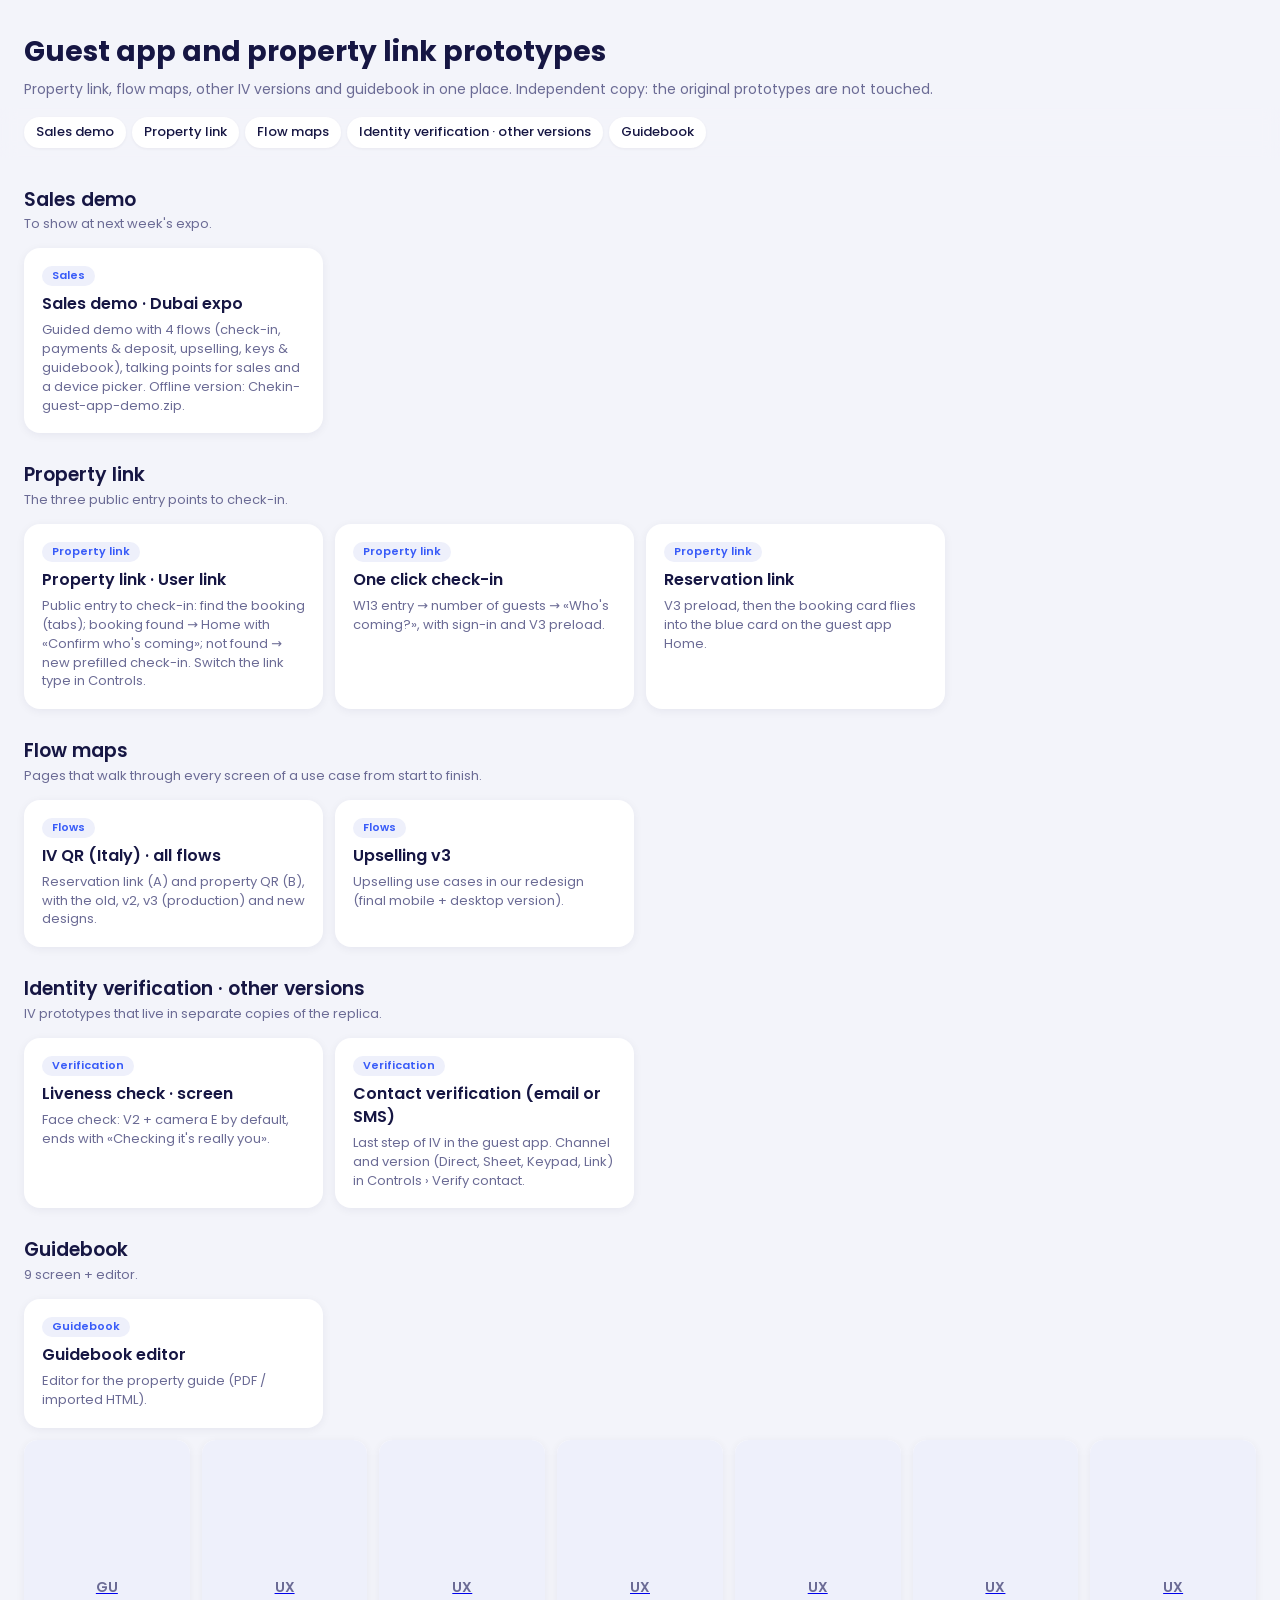
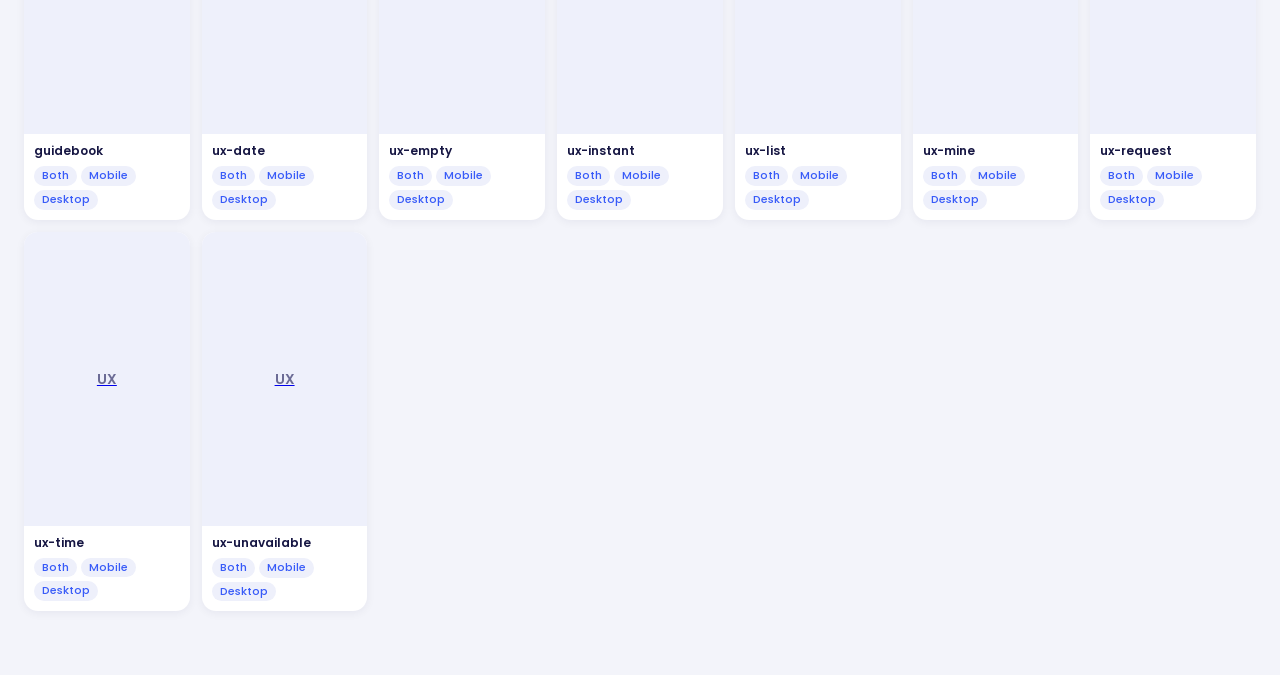
<file: index.html>
<!doctype html>
<html lang="en"><head><meta charset="utf-8"><meta name="viewport" content="width=device-width,initial-scale=1">
<title>Guest App Prototypes</title>
<link rel="icon" type="image/svg+xml" href="chekin-icon.svg"><link rel="icon" type="image/png" sizes="32x32" href="chekin-icon.png"><link rel="apple-touch-icon" href="chekin-icon.svg">
<link href="https://fonts.googleapis.com/css2?family=Poppins:wght@400;500;600;700&display=swap" rel="stylesheet">
<style>
:root{--bg:#f3f4fa;--card:#fff;--soft:#eef0fb;--ink:#161643;--mute:#6b6b95;--blue:#385bf8}
*{box-sizing:border-box}
body{margin:0;background:var(--bg);color:var(--ink);font:400 14px/1.45 Poppins,system-ui,sans-serif}
header{padding:32px 24px 8px;max-width:1280px;margin:0 auto}
h1{margin:0;font-size:28px;font-weight:700}
header p{margin:6px 0 0;color:var(--mute)}
nav{position:sticky;top:0;z-index:5;background:rgba(243,244,250,.92);backdrop-filter:blur(8px);padding:10px 24px;display:flex;gap:6px;overflow-x:auto;scrollbar-width:none}
nav a{flex:none;padding:6px 12px;border-radius:99px;background:var(--card);color:var(--ink);text-decoration:none;font-weight:500;font-size:13px;box-shadow:0 1px 3px rgba(22,22,67,.06)}
nav a:hover{background:var(--blue);color:#fff}
main{max-width:1280px;margin:0 auto;padding:0 24px 64px}
section{padding-top:28px;scroll-margin-top:56px}
h2{margin:0;font-size:19px;font-weight:600}
.sub{margin:2px 0 14px;color:var(--mute);font-size:13px}
.bigs{display:grid;grid-template-columns:repeat(auto-fill,minmax(280px,1fr));gap:12px}
.big{display:flex;flex-direction:column;gap:6px;padding:18px;border-radius:16px;background:var(--card);color:var(--ink);text-decoration:none;box-shadow:0 2px 10px rgba(22,22,67,.06);transition:transform .15s,box-shadow .15s}
.big:hover{transform:translateY(-2px);box-shadow:0 8px 24px rgba(56,91,248,.16)}
.big b{font-size:16px;font-weight:600}
.big .d{color:var(--mute);font-size:13px}
.tag{align-self:flex-start;padding:2px 10px;border-radius:99px;background:var(--soft);color:var(--blue);font-size:11px;font-weight:600}
.grid{display:grid;grid-template-columns:repeat(auto-fill,minmax(150px,1fr));gap:12px}
figure{margin:0;background:var(--card);border-radius:14px;overflow:hidden;box-shadow:0 2px 10px rgba(22,22,67,.06)}
.th{display:block;aspect-ratio:9/16;background:var(--soft);overflow:hidden}
.th img{width:100%;height:100%;object-fit:cover;object-position:top}
.ph{display:flex;height:100%;align-items:center;justify-content:center;color:var(--mute);font-weight:600;text-transform:uppercase}
figcaption{padding:8px 10px 10px}
figcaption b{display:block;font-size:12px;font-weight:600;word-break:break-word}
figcaption div{display:flex;flex-wrap:wrap;gap:4px;margin-top:6px}
figcaption a{font-size:11px;padding:2px 8px;border-radius:99px;background:var(--soft);color:var(--blue);text-decoration:none;font-weight:500}
figcaption a:hover{background:var(--blue);color:#fff}
@media (max-width:600px){header,main{padding-left:16px;padding-right:16px}nav{padding:10px 16px}.grid{grid-template-columns:repeat(2,1fr)}}
</style></head><body>
<header><h1>Guest app and property link prototypes</h1>
<p>Property link, flow maps, other IV versions and guidebook in one place. Independent copy: the original prototypes are not touched.</p></header>
<nav><a href="#demo">Sales demo</a><a href="#property-link">Property link</a><a href="#flujos">Flow maps</a><a href="#iv-extra">Identity verification · other versions</a><a href="#otras">Guidebook</a></nav>
<main><section id="demo"><h2>Sales demo</h2><p class="sub">To show at next week's expo.</p><div class="bigs"><a class="big" href="sales-demo/" target="_blank"><span class="tag">Sales</span><b>Sales demo · Dubai expo</b><span class="d">Guided demo with 4 flows (check-in, payments & deposit, upselling, keys & guidebook), talking points for sales and a device picker. Offline version: Chekin-guest-app-demo.zip.</span></a></div></section><section id="property-link"><h2>Property link</h2><p class="sub">The three public entry points to check-in.</p><div class="bigs"><a class="big" href="replica/property-link/split.html?s=property-link" target="_blank"><span class="tag">Property link</span><b>Property link · User link</b><span class="d">Public entry to check-in: find the booking (tabs); booking found → Home with «Confirm who's coming»; not found → new prefilled check-in. Switch the link type in Controls.</span></a><a class="big" href="replica/property-link/split.html?s=one-click" target="_blank"><span class="tag">Property link</span><b>One click check-in</b><span class="d">W13 entry → number of guests → «Who's coming?», with sign-in and V3 preload.</span></a><a class="big" href="replica/property-link/split.html?s=reservation-link" target="_blank"><span class="tag">Property link</span><b>Reservation link</b><span class="d">V3 preload, then the booking card flies into the blue card on the guest app Home.</span></a></div></section><section id="flujos"><h2>Flow maps</h2><p class="sub">Pages that walk through every screen of a use case from start to finish.</p><div class="bigs"><a class="big" href="replica/ivqr-flows.html" target="_blank"><span class="tag">Flows</span><b>IV QR (Italy) · all flows</b><span class="d">Reservation link (A) and property QR (B), with the old, v2, v3 (production) and new designs.</span></a><a class="big" href="upselling/flows.html" target="_blank"><span class="tag">Flows</span><b>Upselling v3</b><span class="d">Upselling use cases in our redesign (final mobile + desktop version).</span></a></div></section><section id="iv-extra"><h2>Identity verification · other versions</h2><p class="sub">IV prototypes that live in separate copies of the replica.</p><div class="bigs"><a class="big" href="liveness/index.html" target="_blank"><span class="tag">Verification</span><b>Liveness check · screen</b><span class="d">Face check: V2 + camera E by default, ends with «Checking it's really you».</span></a><a class="big" href="contact/split.html?s=g2-iv" target="_blank"><span class="tag">Verification</span><b>Contact verification (email or SMS)</b><span class="d">Last step of IV in the guest app. Channel and version (Direct, Sheet, Keypad, Link) in Controls › Verify contact.</span></a></div></section><section id="otras"><h2>Guidebook</h2><p class="sub">9 screen + editor.</p><div class="bigs" style="margin-bottom:12px"><a class="big" href="replica/screens/guidebook-editor.html" target="_blank"><span class="tag">Guidebook</span><b>Guidebook editor</b><span class="d">Editor for the property guide (PDF / imported HTML).</span></a></div><div class="grid"><figure><a class="th" href="replica/split.html?s=guidebook" target="_blank"><span class="ph">gu</span></a><figcaption><b>guidebook</b><div><a href="replica/split.html?s=guidebook" target="_blank">Both</a><a href="replica/screens/guidebook.m.html" target="_blank">Mobile</a><a href="replica/screens/guidebook.d.html" target="_blank">Desktop</a></div></figcaption></figure><figure><a class="th" href="replica/split.html?s=ux-date" target="_blank"><span class="ph">ux</span></a><figcaption><b>ux-date</b><div><a href="replica/split.html?s=ux-date" target="_blank">Both</a><a href="replica/screens/ux-date.m.html" target="_blank">Mobile</a><a href="replica/screens/ux-date.d.html" target="_blank">Desktop</a></div></figcaption></figure><figure><a class="th" href="replica/split.html?s=ux-empty" target="_blank"><span class="ph">ux</span></a><figcaption><b>ux-empty</b><div><a href="replica/split.html?s=ux-empty" target="_blank">Both</a><a href="replica/screens/ux-empty.m.html" target="_blank">Mobile</a><a href="replica/screens/ux-empty.d.html" target="_blank">Desktop</a></div></figcaption></figure><figure><a class="th" href="replica/split.html?s=ux-instant" target="_blank"><span class="ph">ux</span></a><figcaption><b>ux-instant</b><div><a href="replica/split.html?s=ux-instant" target="_blank">Both</a><a href="replica/screens/ux-instant.m.html" target="_blank">Mobile</a><a href="replica/screens/ux-instant.d.html" target="_blank">Desktop</a></div></figcaption></figure><figure><a class="th" href="replica/split.html?s=ux-list" target="_blank"><span class="ph">ux</span></a><figcaption><b>ux-list</b><div><a href="replica/split.html?s=ux-list" target="_blank">Both</a><a href="replica/screens/ux-list.m.html" target="_blank">Mobile</a><a href="replica/screens/ux-list.d.html" target="_blank">Desktop</a></div></figcaption></figure><figure><a class="th" href="replica/split.html?s=ux-mine" target="_blank"><span class="ph">ux</span></a><figcaption><b>ux-mine</b><div><a href="replica/split.html?s=ux-mine" target="_blank">Both</a><a href="replica/screens/ux-mine.m.html" target="_blank">Mobile</a><a href="replica/screens/ux-mine.d.html" target="_blank">Desktop</a></div></figcaption></figure><figure><a class="th" href="replica/split.html?s=ux-request" target="_blank"><span class="ph">ux</span></a><figcaption><b>ux-request</b><div><a href="replica/split.html?s=ux-request" target="_blank">Both</a><a href="replica/screens/ux-request.m.html" target="_blank">Mobile</a><a href="replica/screens/ux-request.d.html" target="_blank">Desktop</a></div></figcaption></figure><figure><a class="th" href="replica/split.html?s=ux-time" target="_blank"><span class="ph">ux</span></a><figcaption><b>ux-time</b><div><a href="replica/split.html?s=ux-time" target="_blank">Both</a><a href="replica/screens/ux-time.m.html" target="_blank">Mobile</a><a href="replica/screens/ux-time.d.html" target="_blank">Desktop</a></div></figcaption></figure><figure><a class="th" href="replica/split.html?s=ux-unavailable" target="_blank"><span class="ph">ux</span></a><figcaption><b>ux-unavailable</b><div><a href="replica/split.html?s=ux-unavailable" target="_blank">Both</a><a href="replica/screens/ux-unavailable.m.html" target="_blank">Mobile</a><a href="replica/screens/ux-unavailable.d.html" target="_blank">Desktop</a></div></figcaption></figure></div></section></main>
</body></html>
</file>
